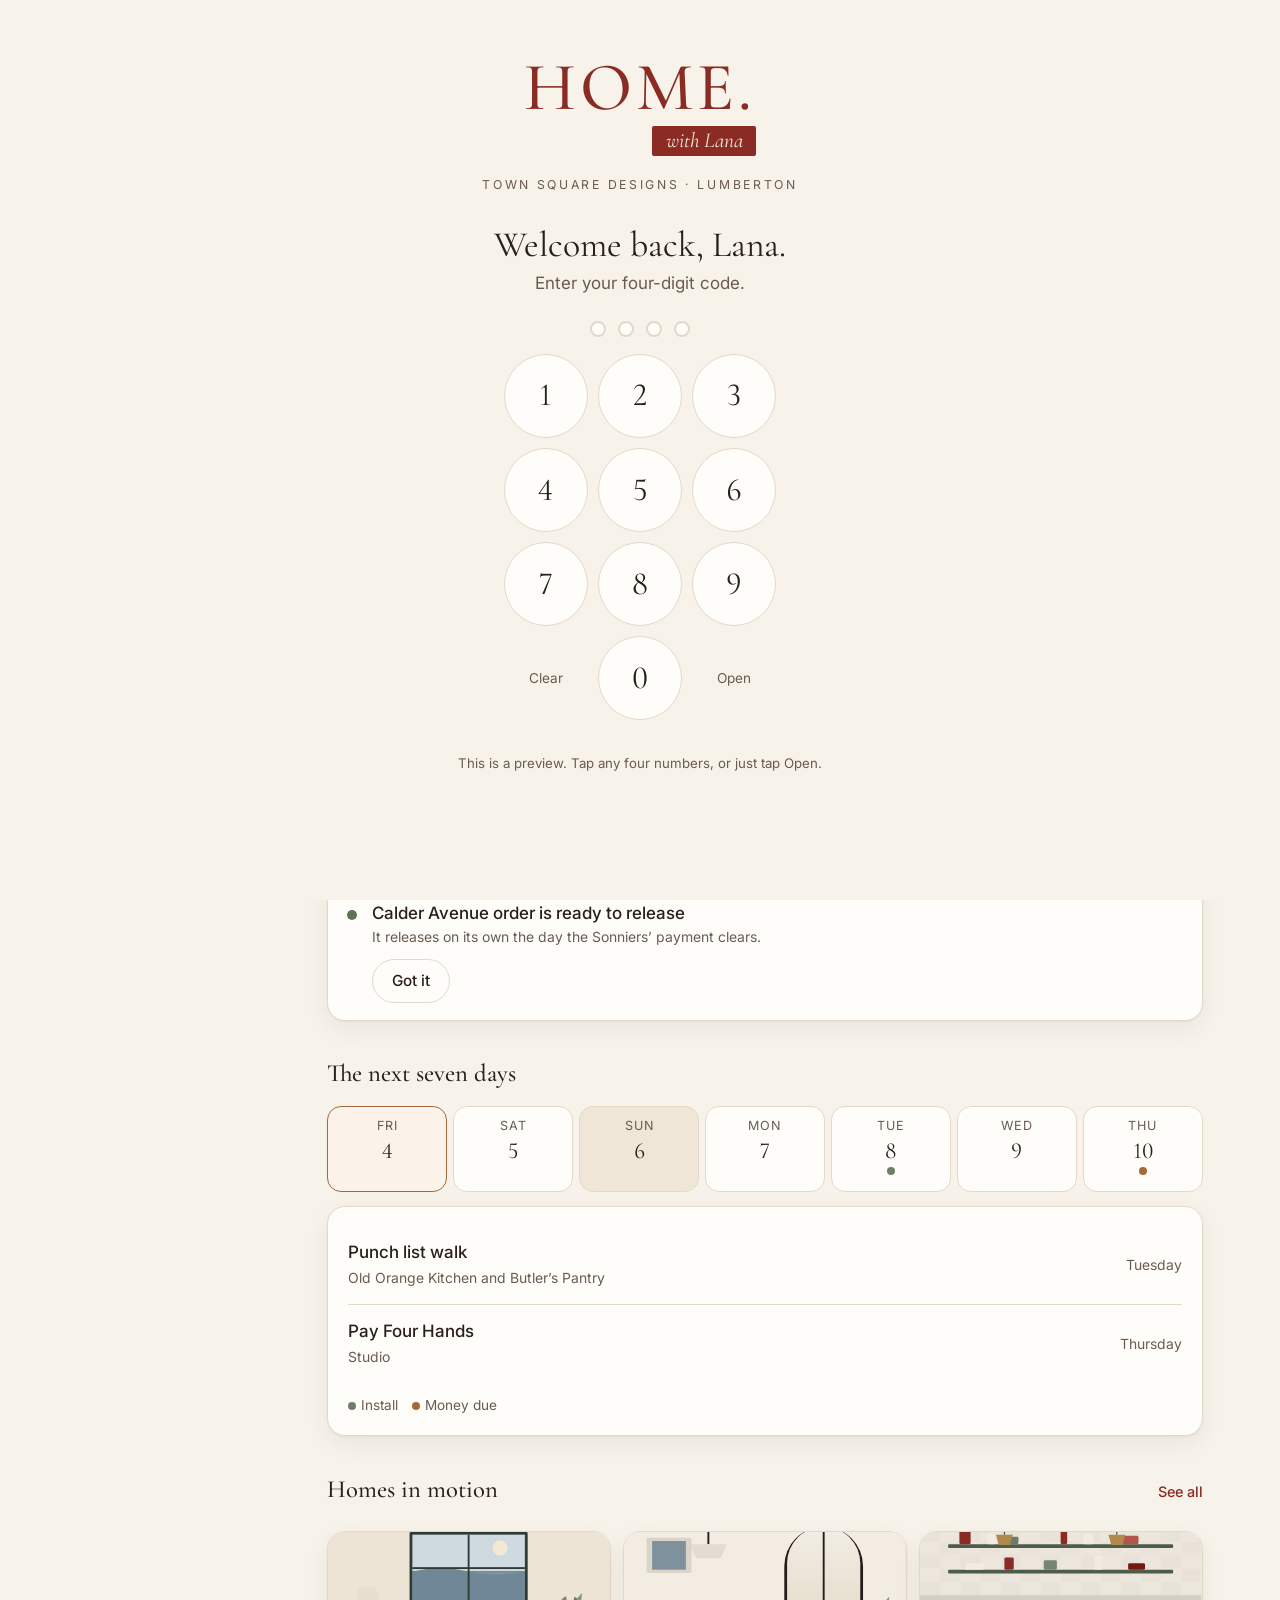
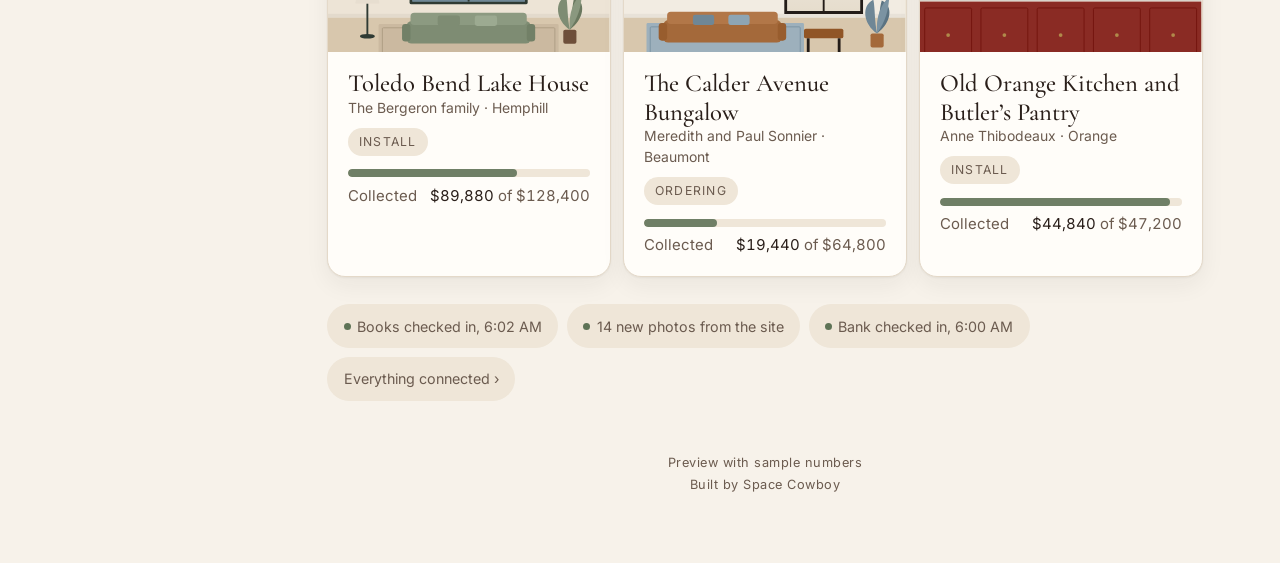
<file: index.html>
<!doctype html>
<html lang="en">
<head>
<meta charset="utf-8">
<meta name="viewport" content="width=device-width, initial-scale=1, viewport-fit=cover">
<title>Home with Lana · Studio</title>
<meta name="description" content="The studio behind Home with Lana and Town Square Designs. Every home, every dollar, in one quiet place.">
<meta name="theme-color" content="#F7F2EA">
<meta name="color-scheme" content="light">
<meta name="apple-mobile-web-app-capable" content="yes">
<meta name="mobile-web-app-capable" content="yes">
<meta name="apple-mobile-web-app-title" content="Lana's Studio">
<meta name="apple-mobile-web-app-status-bar-style" content="default">
<meta name="application-name" content="Lana's Studio">
<meta property="og:title" content="Home with Lana · Studio">
<meta property="og:description" content="Every home, every dollar, in one quiet place. A preview built for Lana.">
<meta property="og:type" content="website">
<meta property="og:image" content="https://homewithlana.github.io/og.png">
<meta property="og:image:width" content="1200">
<meta property="og:image:height" content="630">
<meta name="twitter:card" content="summary_large_image">
<meta name="twitter:image" content="https://homewithlana.github.io/og.png">
<meta property="og:url" content="https://homewithlana.github.io/">
<meta property="og:site_name" content="Home with Lana">
<link rel="manifest" href="manifest.webmanifest">
<link rel="icon" type="image/svg+xml" href="favicon.svg">
<link rel="icon" type="image/png" sizes="32x32" href="favicon-32.png">
<link rel="apple-touch-icon" href="apple-touch-icon.png">
<link rel="preconnect" href="https://fonts.googleapis.com">
<link rel="preconnect" href="https://fonts.gstatic.com" crossorigin>
<link rel="preload" as="style" href="https://fonts.googleapis.com/css2?family=Cormorant+Garamond:ital,wght@0,400;0,500;0,600;1,400;1,500&family=Inter:wght@400;500;600&display=swap">
<link href="https://fonts.googleapis.com/css2?family=Cormorant+Garamond:ital,wght@0,400;0,500;0,600;1,400;1,500&family=Inter:wght@400;500;600&display=swap" rel="stylesheet">
<link rel="stylesheet" href="styles.css">
</head>
<body>

<!-- Sign in -->
<section id="gate" role="dialog" aria-modal="true" aria-label="Sign in">
  <div class="mark lg"><span class="h">HOME.</span><span class="t">with Lana</span></div>
  <div class="sub">Town Square Designs &middot; Lumberton</div>
  <h1 id="gate-hello">Welcome back, Lana.</h1>
  <p>Enter your four-digit code.</p>
  <div class="pin" id="pin" aria-hidden="true"><i></i><i></i><i></i><i></i></div>
  <div class="pad" id="pad" role="group" aria-label="Number pad"></div>
  <div class="gate-foot">This is a preview. Tap any four numbers, or just tap Open.</div>
</section>

<div class="shell">
  <nav class="side" aria-label="Main, sidebar">
    <div class="mark"><span class="h">HOME.</span><span class="t">with Lana</span></div>
    <div class="sub">Town Square Designs</div>
    <div id="sidenav"></div>
    <div class="spacer"></div>
    <div class="small muted" id="side-sync"></div>
  </nav>

  <main id="main">
    <header class="top">
      <div class="mark sm"><span class="h">HOME.</span><span class="t">with Lana</span></div>
      <div class="tools">
        <button class="iconbtn" id="bigbtn" aria-label="Make the text larger" title="Larger text"><span style="font-family:var(--sans);font-size:.95rem;white-space:nowrap">A<span style="font-size:.75em">A</span></span></button>
        <button class="iconbtn" data-go="help" aria-label="Help" title="Help"><span aria-hidden="true" style="font-family:var(--sans);font-size:.8rem">Help</span></button>
      </div>
    </header>

    <!-- TODAY -->
    <section class="view on" id="v-today" aria-labelledby="greet">
      <div class="dateline" id="dateline"></div>
      <h2 class="page" id="greet">Good morning, Lana.</h2>
      <p class="word" id="word"></p>

      <div class="trio" id="today-trio"></div>

      <h3 class="sec"><span id="taskhead">Needs you today</span> <span class="cnt" id="taskcount"></span></h3>
      <div class="card" id="tasks"></div>

      <h3 class="sec">The next seven days</h3>
      <div class="week" id="week"></div>
      <div class="card card-pad agenda" id="agenda"></div>

      <h3 class="sec">Homes in motion <button data-go="homes">See all</button></h3>
      <div class="mini-row" id="mini"></div>

      <div class="sync" id="sync"></div>
    </section>

    <!-- HOMES -->
    <section class="view" id="v-homes">
      <h2 class="page">Our Homes</h2>
      <p class="lede">Every home in one place. Tap one to open it.</p>
      <div class="filters" id="filters"></div>
      <div class="grid" id="plist"></div>
    </section>

    <!-- MONEY -->
    <section class="view" id="v-money">
      <h2 class="page">The Money</h2>
      <p class="lede">What came in, what went out, and what is left.</p>
      <div class="seg" id="seg">
        <button class="on" data-p="month" aria-pressed="true">Month</button>
        <button data-p="quarter" aria-pressed="false">3 months</button>
        <button data-p="year" aria-pressed="false">12 months</button>
      </div>
      <div class="trio" id="money-trio"></div>

      <h3 class="sec">Month by month</h3>
      <div class="card card-pad chart">
        <div id="chart"></div>
        <div class="legend" style="margin-top:.6rem"><span><i style="background:var(--sage)"></i>Money in</span><span><i style="background:var(--walnut)"></i>Money out</span></div>
      </div>

      <div class="two" style="margin-top:.9rem">
        <div class="card card-pad">
          <b class="serif" style="font-size:1.3rem;font-weight:500">Where it comes from, twelve months</b>
          <div class="donutwrap" style="margin-top:.6rem"><div class="dn" id="donut"></div><div class="lg" id="sources"></div></div>
        </div>
        <div class="card card-pad">
          <b class="serif" style="font-size:1.3rem;font-weight:500">What each home earns you</b>
          <div id="perhome" style="margin-top:.4rem"></div>
        </div>
      </div>

      <h3 class="sec">Cash on hand</h3>
      <div class="card card-pad chart"><div id="cash"></div><p class="small muted" style="margin-top:.5rem">Solid is what happened. Dotted is what the Studio expects, from invoices already out and bills already due.</p></div>

      <details class="acc" id="owed-acc">
        <summary><span class="t">Owed to you</span><span class="r"><span id="owed-sum" class="num"></span><span class="chev" aria-hidden="true"><svg viewBox="0 0 24 24" width="16" height="16" fill="none" stroke="currentColor" stroke-width="1.8" stroke-linecap="round" stroke-linejoin="round"><path d="M6 9l6 6 6-6"/></svg></span></span></summary>
        <div class="inner"><div id="owed"></div></div>
      </details>
      <details class="acc">
        <summary><span class="t">Bills to pay</span><span class="r"><span id="bills-sum" class="num"></span><span class="chev" aria-hidden="true"><svg viewBox="0 0 24 24" width="16" height="16" fill="none" stroke="currentColor" stroke-width="1.8" stroke-linecap="round" stroke-linejoin="round"><path d="M6 9l6 6 6-6"/></svg></span></span></summary>
        <div class="inner" id="bills"></div>
      </details>
      <details class="acc">
        <summary><span class="t">In the bank</span><span class="r"><span id="bank-sum" class="num"></span><span class="chev" aria-hidden="true"><svg viewBox="0 0 24 24" width="16" height="16" fill="none" stroke="currentColor" stroke-width="1.8" stroke-linecap="round" stroke-linejoin="round"><path d="M6 9l6 6 6-6"/></svg></span></span></summary>
        <div class="inner">
          <div class="bank" id="bank"></div>
          <p class="note">Every payment that comes in sets aside a share you choose for taxes, so the quarterly estimates are already there when they come due.</p>
        </div>
      </details>
    </section>

    <!-- SHOWROOM -->
    <section class="view" id="v-show">
      <h2 class="page">The Showroom</h2>
      <p class="lede">303 S LHS Drive. What sold, what is on the floor, what needs reordering.</p>
      <div class="trio" id="show-trio"></div>
      <h3 class="sec">The rhythm of the week</h3>
      <div class="card card-pad chart"><div id="weekchart"></div><p class="small muted" style="margin-top:.4rem">Average sales by day. Saturday carries the week.</p></div>
      <details class="acc" open>
        <summary><span class="t">Best sellers this month</span><span class="r"><span class="chev" aria-hidden="true"><svg viewBox="0 0 24 24" width="16" height="16" fill="none" stroke="currentColor" stroke-width="1.8" stroke-linecap="round" stroke-linejoin="round"><path d="M6 9l6 6 6-6"/></svg></span></span></summary>
        <div class="inner" id="sellers"></div>
      </details>
      <details class="acc">
        <summary><span class="t">Running low</span><span class="r"><span id="low-n"></span><span class="chev" aria-hidden="true"><svg viewBox="0 0 24 24" width="16" height="16" fill="none" stroke="currentColor" stroke-width="1.8" stroke-linecap="round" stroke-linejoin="round"><path d="M6 9l6 6 6-6"/></svg></span></span></summary>
        <div class="inner" id="low"></div>
      </details>
      <details class="acc">
        <summary><span class="t">What people asked for</span><span class="r"><span class="chev" aria-hidden="true"><svg viewBox="0 0 24 24" width="16" height="16" fill="none" stroke="currentColor" stroke-width="1.8" stroke-linecap="round" stroke-linejoin="round"><path d="M6 9l6 6 6-6"/></svg></span></span></summary>
        <div class="inner asked" id="asked"></div>
      </details>
      <details class="acc">
        <summary><span class="t">On the floor</span><span class="r"><span id="floor-sum" class="num"></span><span class="chev" aria-hidden="true"><svg viewBox="0 0 24 24" width="16" height="16" fill="none" stroke="currentColor" stroke-width="1.8" stroke-linecap="round" stroke-linejoin="round"><path d="M6 9l6 6 6-6"/></svg></span></span></summary>
        <div class="inner" id="floor"></div>
      </details>
    </section>

    <!-- PEACE OF MIND -->
    <section class="view" id="v-safe">
      <h2 class="page">Peace of Mind</h2>
      <p class="lede">Every dollar, accounted for. Nothing goes out without you.</p>
      <div class="shield-hero">
        <h3>Your books are checked every night.</h3>
        <p>Each morning you see what came in and what went out. Anything unusual waits here for your OK.</p>
        <div class="seal">
          <div><b id="s-moves">0</b><span>payments yesterday</span></div>
          <div><b id="s-flag">0</b><span>for you to look at</span></div>
          <div><b>100%</b><span>matched to a home or a bill</span></div>
        </div>
        <div class="nights" id="nights"></div>
      </div>

      <h3 class="sec">For you to look at</h3>
      <div class="card" id="flags"></div>

      <details class="acc">
        <summary><span class="t">Everything that moved yesterday</span><span class="r"><span class="chev" aria-hidden="true"><svg viewBox="0 0 24 24" width="16" height="16" fill="none" stroke="currentColor" stroke-width="1.8" stroke-linecap="round" stroke-linejoin="round"><path d="M6 9l6 6 6-6"/></svg></span></span></summary>
        <div class="inner" id="moves"></div>
      </details>

      <details class="acc">
        <summary><span class="t">Where this month’s money went</span><span class="r"><span class="chev" aria-hidden="true"><svg viewBox="0 0 24 24" width="16" height="16" fill="none" stroke="currentColor" stroke-width="1.8" stroke-linecap="round" stroke-linejoin="round"><path d="M6 9l6 6 6-6"/></svg></span></span></summary>
        <div class="inner"><div class="flow" id="flow"></div></div>
      </details>

      <h3 class="sec">Your house rules</h3>
      <div class="card card-pad" id="rules"></div>

      <h3 class="sec">Who can see and do what</h3>
      <div class="card card-pad" id="team"></div>
      <div class="card" style="margin-top:.9rem"><div class="row" style="padding:.9rem 1.15rem"><div class="l"><b>What the Studio talks to</b><span class="small muted">QuickBooks, your register, your photos, your bank</span></div><button class="btn ghost sm" data-go="conn">Connected &rsaquo;</button></div></div>
    </section>

    <!-- CONNECTED -->
    <section class="view" id="v-conn">
      <h2 class="page">Connected</h2>
      <p class="lede">The Studio works with the tools you already use, and quietly fills in the rest.</p>
      <div class="conn-hero">
        <h3>Written down once. Seen everywhere.</h3>
        <p>Every tool feeds the Studio on its own, overnight and all day. You never copy a number from one place to another again.</p>
        <div class="flowline"><span>Client pays</span><span>&rsaquo; Books</span><span>&rsaquo; The home</span><span>&rsaquo; Your 7 AM text</span></div>
      </div>
      <h3 class="sec">What the Studio talks to</h3>
      <div class="cgrid" id="conns"></div>
      <h3 class="sec">How it runs itself</h3>
      <div class="card" id="recipes"></div>
      <h3 class="sec">Your clients’ side</h3>
      <div class="card card-pad">
        <p>Every client gets their own private page in your brand. They watch their home come together, say yes to selections, and pay, without a single phone call chasing them.</p>
        <button class="btn primary sm" style="margin-top:.9rem" data-client="vc">See what the Bergerons see</button>
      </div>
    </section>

    <!-- HELP -->
    <section class="view" id="v-help">
      <h2 class="page">Help</h2>
      <p class="lede">Put the Studio on your phone like an app. One time, under a minute.</p>
      <div class="card card-pad" style="margin-bottom:.8rem;display:flex;align-items:center;justify-content:space-between;gap:1rem;flex-wrap:wrap"><div><b class="h serif" style="font-size:1.3rem;font-weight:500">New here?</b><div class="muted">A one-minute walk through the five places.</div></div><button class="btn primary sm" onclick="startTour()">Show me around</button></div>
      <div class="card card-pad howto">
        <b class="h">On an iPhone</b>
        <ol>
          <li><span>Open this page in Safari.</span></li>
          <li><span>Tap the Share button at the bottom (the square with the arrow pointing up).</span></li>
          <li><span>Scroll down and tap <b>Add to Home Screen</b>, then <b>Add</b>.</span></li>
        </ol>
      </div>
      <div class="card card-pad howto" style="margin-top:.8rem">
        <b class="h">On an Android phone</b>
        <ol>
          <li><span>Open this page in Chrome.</span></li>
          <li><span>Tap the three dots at the top right.</span></li>
          <li><span>Tap <b>Add to Home screen</b>, then <b>Add</b>.</span></li>
        </ol>
        <div class="install-cta" id="install-cta"><button class="btn primary sm" id="installbtn">Add to my phone now</button></div>
      </div>
      <div class="card card-pad howto" style="margin-top:.8rem">
        <b class="h">On a computer</b>
        <ol>
          <li><span>Open this page in Chrome or Edge.</span></li>
          <li><span>Click the small install icon at the right end of the address bar.</span></li>
          <li><span>It opens in its own window, right from your dock or taskbar.</span></li>
        </ol>
      </div>
      <div class="card card-pad" style="margin-top:.8rem">
        <b class="h serif" style="font-size:1.3rem;font-weight:500">Text too small?</b>
        <p class="muted" style="margin:.3rem 0 .9rem">Tap the AA button at the top of any page to make everything larger. It remembers.</p>
        <button class="btn ghost sm" data-big>Try it now</button>
      </div>
      <div class="card card-pad" style="margin-top:.8rem">
        <b class="h serif" style="font-size:1.3rem;font-weight:500">About this preview</b>
        <p class="muted" style="margin-top:.3rem">Every number and name in here is made up, so you can click anything. The real version would run on your books, your photos and your register, with your login and nobody else’s.</p>
        <div class="credit"><span class="sc">SC</span><div><b style="font-weight:500">Built for Lana by Hunter Haley</b><div class="small muted">Space Cowboy &middot; Systems for people who build beautiful things</div></div></div>
      </div>
    </section>

    <footer class="foot">Preview with sample numbers<br>Built by Space Cowboy</footer>
  </main>
</div>

<nav class="bottom" id="bottomnav" aria-label="Main"></nav>

<section id="detail" class="overlay" aria-label="Home" aria-modal="true" role="dialog"><div class="wrap" id="dwrap"></div></section>
<section id="client" aria-label="Client view" role="dialog" aria-modal="true"><div class="sheet" id="csheet"></div></section>
<div id="toast" role="status" aria-live="polite"></div>

<script src="data.js"></script>
<script src="visuals.js"></script>
<script src="app.js"></script>
<script src="tour.js"></script>
</body>
</html>
</file>
<file: styles.css>
/* Home with Lana · Studio */
:root{
  --cream:#F7F2EA; --linen:#EFE6D8; --card:#FFFDF9; --ink:#2A1F1A; --muted:#6B5B4F;
  --line:#E4D9C9; --oxblood:#8A2B24; --oxdeep:#6B1E19; --cognac:#A4693A; --sage:#6F7F66;
  --slate:#6F8796; --good:#5E7356; --warn:#A4693A; --alert:#A8513F; --saddle:#7A4E2D; --walnut:#6E4F3A;
  --serif:"Cormorant Garamond", Georgia, "Times New Roman", serif;
  --sans:Inter, "Helvetica Neue", Arial, system-ui, sans-serif;
  --r:18px; --shadow:0 1px 2px rgba(42,31,26,.05), 0 8px 24px rgba(42,31,26,.06);
  --nav-h:72px;
}
*{box-sizing:border-box;margin:0;padding:0}
html{font-size:17px;-webkit-text-size-adjust:100%;scroll-behavior:smooth}
html.big{font-size:20px}
body{background:var(--cream);color:var(--ink);font-family:var(--sans);line-height:1.5;min-height:100vh;overflow-x:hidden}
button{font:inherit;color:inherit;background:none;border:0;cursor:pointer;-webkit-tap-highlight-color:transparent}
button:focus-visible,a:focus-visible,summary:focus-visible,input:focus-visible{outline:3px solid var(--cognac);outline-offset:2px;border-radius:8px}
a{color:var(--oxblood)}
.serif{font-family:var(--serif)}
.muted{color:var(--muted)}
.small{font-size:.82rem}
.num{font-variant-numeric:lining-nums tabular-nums}
.sr{position:absolute;width:1px;height:1px;overflow:hidden;clip:rect(0 0 0 0)}
@media (prefers-reduced-motion:reduce){*{animation:none!important;transition:none!important}html{scroll-behavior:auto}}

/* Wordmark */
.mark{display:inline-flex;flex-direction:column;align-items:flex-start;line-height:1}
.mark .h{font-family:var(--serif);font-weight:500;color:var(--oxblood);letter-spacing:.06em;font-size:2rem}
.mark .t{align-self:flex-end;margin-top:.25rem;background:var(--oxblood);color:#F5E9DF;font-family:var(--serif);font-style:italic;font-size:.82rem;padding:.12rem .55rem .18rem;border-radius:2px}
.mark.lg .h{font-size:4rem}
.mark.lg .t{font-size:1.25rem;padding:.2rem .8rem .3rem}
.mark.sm .h{font-size:1.5rem}
.mark.sm .t{font-size:.66rem;padding:.1rem .45rem .14rem}

/* Buttons */
.btn{display:inline-flex;align-items:center;justify-content:center;gap:.5rem;min-height:54px;padding:0 1.6rem;border-radius:999px;font-weight:500;font-size:1rem;transition:transform .15s ease, background .2s;text-decoration:none}
.btn:active{transform:scale(.98)}
.btn.primary{background:var(--oxblood);color:#FBF3EC}
.btn.primary:hover{background:var(--oxdeep)}
.btn.ghost{border:1px solid var(--line);background:var(--card)}
.btn.ghost:hover{background:var(--linen)}
.btn.dark{background:var(--ink);color:var(--cream)}
.btn.sm{min-height:44px;padding:0 1.1rem;font-size:.9rem;white-space:nowrap}
.btn.block{width:100%}
.iconbtn{width:46px;height:46px;border-radius:50%;border:1px solid var(--line);background:var(--card);display:grid;place-items:center;font-family:var(--serif);font-size:1.05rem}
.iconbtn:hover{background:var(--linen)}

/* Sign in */
#gate{position:fixed;inset:0;z-index:50;background:var(--cream);display:flex;flex-direction:column;align-items:center;justify-content:flex-start;padding:max(2rem, 6vh) 1.2rem 2rem;text-align:center;transition:opacity .5s ease, visibility .5s;overflow-y:auto}
#gate.gone{pointer-events:none}
#gate.gone{opacity:0;visibility:hidden}
#gate .sub{margin-top:1.2rem;letter-spacing:.22em;text-transform:uppercase;font-size:.72rem;color:var(--muted)}
#gate h1{font-family:var(--serif);font-weight:400;font-size:2.1rem;margin-top:1.8rem;line-height:1.1}
#gate p{color:var(--muted);margin-top:.4rem}
.pin{display:flex;gap:.7rem;justify-content:center;margin:1.4rem 0 1rem}
.pin i{width:16px;height:16px;border-radius:50%;border:2px solid var(--line);background:var(--card);transition:background .15s}
.pin i.on{background:var(--oxblood);border-color:var(--oxblood)}
.pad{display:grid;grid-template-columns:repeat(3,70px);gap:.6rem;justify-content:center}
.pad button{width:70px;height:70px;border-radius:50%;background:var(--card);border:1px solid var(--line);font-family:var(--serif);font-size:1.9rem;font-variant-numeric:lining-nums;transition:background .15s}
.pad button:hover{background:var(--linen)}
.pad button.txt{font-family:var(--sans);font-size:.8rem;color:var(--muted);border:0;background:none}
.gate-foot{margin-top:2rem;font-size:.78rem;color:var(--muted)}
.gate-word{margin-top:1.8rem;font-family:var(--serif);font-style:italic;color:var(--muted);font-size:1rem;max-width:380px}
.gate-word small{display:block;font-style:normal;font-family:var(--sans);font-size:.72rem;letter-spacing:.08em;margin-top:.3rem}

/* Shell */
.shell{max-width:1200px;margin:0 auto;display:flex;min-height:100vh}
nav.side{display:none}
main{flex:1;min-width:0;padding:1rem 16px calc(var(--nav-h) + 2rem)}
header.top{display:flex;align-items:center;justify-content:space-between;padding:.4rem 0 1rem}
.top .tools{display:flex;gap:.5rem}
.view{display:none;animation:fade .35s ease}
.view.on{display:block}
@keyframes fade{from{opacity:0;transform:translateY(6px)}to{opacity:1;transform:none}}
.card-pad{padding:1.15rem}

h2.page{font-family:var(--serif);font-weight:400;font-size:2.3rem;line-height:1.1}
.lede{color:var(--muted);margin:.35rem 0 1.4rem}
.dateline{font-size:.8rem;letter-spacing:.14em;text-transform:uppercase;color:var(--muted);margin-bottom:.4rem}
.word{font-family:var(--serif);font-style:italic;color:var(--muted);font-size:1.05rem;margin:.4rem 0 1.5rem}
.word small{font-style:normal;font-family:var(--sans);font-size:.72rem;letter-spacing:.08em;margin-left:.4rem}
.sc{font-variant:small-caps;letter-spacing:.04em}
h3.sec{font-family:var(--serif);font-weight:500;font-size:1.45rem;margin:2rem 0 .8rem;display:flex;align-items:baseline;justify-content:space-between;gap:1rem}
h3.sec button,h3.sec a{font-family:var(--sans);font-size:.85rem;color:var(--oxblood);font-weight:500;text-decoration:none;white-space:nowrap;min-height:44px;padding:0 .6rem;margin-right:-.6rem;display:inline-flex;align-items:center;border-radius:999px}
h3.sec .cnt{font-family:var(--sans);font-size:.82rem;color:var(--muted);font-weight:400}

.card{background:var(--card);border:1px solid var(--line);border-radius:var(--r);box-shadow:var(--shadow)}

/* Stat trio */
.trio{display:grid;grid-template-columns:minmax(0,1fr);gap:.75rem}
.stat{padding:1.1rem 1.2rem;text-align:left;width:100%;min-width:0;display:flex;flex-direction:column;align-items:stretch;justify-content:flex-start;position:relative}
.stat .lbl,.stat .val,.stat .hint,.pcard .scene,.pcard .in,.pcard .h4,.pcard .bar,.pcard .money,.blk{display:block}
.pcard .h4{font-family:var(--serif);font-weight:500;font-size:1.45rem;line-height:1.15}
.stat .lbl{font-size:.78rem;letter-spacing:.12em;text-transform:uppercase;color:var(--muted)}
.stat .val{font-family:var(--serif);font-size:2.4rem;line-height:1.15;margin-top:.15rem;font-variant-numeric:lining-nums tabular-nums}
.stat .hint{font-size:.88rem;color:var(--muted)}
.stat.in .val{color:var(--good)} .stat.owed .val{color:var(--cognac)} .stat.out .val{color:var(--ink)}
.stat .go{position:absolute;right:1rem;top:1rem;color:var(--muted);font-size:1.3rem}
.stat .spark{position:absolute;right:1.1rem;bottom:1.1rem;width:84px;height:30px}
.stat.has-spark .hint{padding-right:96px}

/* Tasks */
.task{display:flex;gap:.9rem;padding:1rem 1.1rem;border-bottom:1px solid var(--line);align-items:flex-start}
.task:last-child{border-bottom:0}
.dot{width:10px;height:10px;border-radius:50%;margin-top:.5rem;flex:none}
.dot.alert{background:var(--alert)} .dot.warn{background:var(--warn)} .dot.good{background:var(--good)}
.task .body{flex:1;min-width:0}
.task .body b{font-weight:500}
.task .acts{display:flex;gap:.5rem;margin-top:.7rem;flex-wrap:wrap}
.task.done .acts{display:none}
.task.done .dot{background:var(--sage)}
.task .status{display:none;margin-top:.5rem;font-size:.9rem;color:var(--good)}
.task.done .status{display:block}
.rest{padding:1.4rem 1.2rem;text-align:center}
.rest .big{font-family:var(--serif);font-size:1.6rem}

/* Week strip */
.week{display:grid;grid-template-columns:repeat(7,1fr);gap:.35rem}
.day{background:var(--card);border:1px solid var(--line);border-radius:14px;padding:.6rem .2rem .5rem;text-align:center;min-height:86px;display:flex;flex-direction:column;align-items:center;gap:.25rem}
.day.sun{background:var(--linen)}
.day.today,.day.today.sun{border-color:var(--cognac);background:#FBF3EA}
.day .dw{font-size:.74rem;letter-spacing:.08em;text-transform:uppercase;color:var(--muted)}
.day .dn{font-family:var(--serif);font-size:1.35rem;line-height:1;font-variant-numeric:lining-nums}
.day .ev{width:8px;height:8px;border-radius:50%}
.day .ev.delivery{background:var(--cognac)} .day .ev.install{background:var(--sage)} .day .ev.reveal{background:var(--oxblood)} .day .ev.meeting{background:var(--slate)} .day .ev.note{background:var(--muted)} .day .ev.due{background:var(--warn)}
.agenda{margin-top:.8rem}
.agenda .row .l b{font-weight:500}
.ev-key{display:flex;flex-wrap:wrap;gap:.8rem;font-size:.8rem;color:var(--muted);margin-top:.7rem}
.ev-key i{display:inline-block;width:8px;height:8px;border-radius:50%;margin-right:.3rem}

/* Sync chips */
.sync{display:flex;flex-wrap:wrap;gap:.5rem;margin-top:1rem}
.chip{display:inline-flex;align-items:center;gap:.4rem;padding:.5rem .95rem;border-radius:999px;background:var(--linen);font-size:.84rem;color:var(--muted);min-height:44px}
.chip i{width:7px;height:7px;border-radius:50%;background:var(--good);display:inline-block}
.chip.link:hover{background:var(--line)}

/* Home cards */
.filters{display:flex;gap:.5rem;overflow-x:auto;padding-bottom:.3rem;margin-bottom:1rem;scrollbar-width:none}
.filters::-webkit-scrollbar{display:none}
.filters button{flex:none;min-height:44px;padding:0 1rem;border-radius:999px;border:1px solid var(--line);background:var(--card);font-size:.9rem}
.filters button.on{background:var(--ink);color:var(--cream);border-color:var(--ink)}
.grid{display:grid;gap:.9rem;grid-template-columns:1fr}
.pcard{text-align:left;width:100%;overflow:hidden;display:flex;flex-direction:column;align-items:stretch;justify-content:flex-start;transition:transform .2s ease, box-shadow .2s;padding:0}
.pcard:hover{transform:translateY(-2px);box-shadow:0 2px 4px rgba(42,31,26,.06), 0 14px 32px rgba(42,31,26,.1)}
.pcard:active{transform:scale(.99)}
.pcard .scene{height:150px;overflow:hidden;background:var(--linen)}
.pcard .scene svg{width:100%;height:100%;display:block}
.pcard .in{padding:1rem 1.15rem 1.15rem}
.pcard h4{font-family:var(--serif);font-weight:500;font-size:1.45rem;line-height:1.15}
.stage{display:inline-block;font-size:.72rem;letter-spacing:.1em;text-transform:uppercase;padding:.28rem .65rem;border-radius:999px;background:var(--linen);color:var(--muted);margin-top:.55rem;white-space:nowrap}
.stage.late{background:#F2DCD8;color:#8A3A2E}
.bar{height:8px;border-radius:99px;background:var(--linen);overflow:hidden;margin:.8rem 0 .45rem}
.bar b{display:block;height:100%;background:var(--sage);border-radius:99px}
.pcard .money{display:flex;justify-content:space-between;gap:.4rem .6rem;font-size:.88rem;flex-wrap:wrap}
.mini-row{display:flex;gap:.75rem;overflow-x:auto;padding:.2rem .2rem .6rem;margin:0 -.2rem;scrollbar-width:none;scroll-snap-type:x proximity}
.mini-row::-webkit-scrollbar{display:none}
.mini-row .pcard{flex:0 0 280px;scroll-snap-align:start}
.mini-row .pcard .scene{height:120px}

/* Detail overlays */
.overlay{position:fixed;inset:0;z-index:40;background:var(--cream);overflow-y:auto;overscroll-behavior:contain;transform:translateY(100%);transition:transform .4s cubic-bezier(.2,.8,.2,1), visibility 0s linear .4s;visibility:hidden;-webkit-overflow-scrolling:touch}
.overlay.open{transform:none;visibility:visible;transition:transform .4s cubic-bezier(.2,.8,.2,1), visibility 0s}
.overlay .wrap{max-width:900px;margin:0 auto;padding:0 16px 5rem}
.hero{height:230px;margin:0 -16px;overflow:hidden;background:var(--linen);position:relative}
.hero svg{width:100%;height:100%;display:block}
.hero svg.d{display:none}
.back{position:sticky;top:0;z-index:2;display:flex;align-items:center;justify-content:space-between;padding:.8rem 0;background:var(--cream)}
.back .btn{background:var(--card);border:1px solid var(--line)}
.steps{display:flex;gap:4px;margin:1rem 0 .4rem}
.steps div{flex:1;height:8px;border-radius:99px;background:var(--linen)}
.steps div.done{background:var(--sage)}
.steps div.now{background:var(--cognac)}
.steplbl{display:flex;justify-content:space-between;flex-wrap:wrap;gap:.2rem .5rem;font-size:.74rem;color:var(--muted);letter-spacing:0}
@media (min-width:640px){.steplbl{font-size:.8rem}}
.steplbl span.now{color:#8A5428;font-weight:600}
.mgrid{display:grid;grid-template-columns:1fr 1fr;gap:.7rem}
.mbox{padding:1rem}
.mbox .lbl{font-size:.72rem;letter-spacing:.1em;text-transform:uppercase;color:var(--muted)}
.mbox .v{font-family:var(--serif);font-size:1.75rem;line-height:1.2;font-variant-numeric:lining-nums tabular-nums}
.mbox.wide{grid-column:1 / -1;background:var(--ink);color:var(--cream);border-color:var(--ink)}
.mbox.wide .lbl{color:#CDBFAF}
.stack{display:flex;height:14px;border-radius:99px;overflow:hidden;margin:.7rem 0 .4rem;background:var(--linen)}
.legend{display:flex;flex-wrap:wrap;gap:.9rem;font-size:.8rem;color:var(--muted)}
.legend i{display:inline-block;width:9px;height:9px;border-radius:50%;margin-right:.35rem}
.rooms{display:flex;flex-wrap:wrap;gap:.4rem;margin-top:.6rem}
.rooms span{font-size:.8rem;padding:.3rem .7rem;border-radius:999px;background:var(--linen)}

/* Accordions */
details.acc{background:var(--card);border:1px solid var(--line);border-radius:var(--r);margin-top:.7rem;overflow:hidden;box-shadow:var(--shadow)}
details.acc summary{list-style:none;display:flex;align-items:center;justify-content:space-between;gap:1rem;padding:1.05rem 1.15rem;cursor:pointer;min-height:60px}
details.acc summary::-webkit-details-marker{display:none}
details.acc summary .t{font-family:var(--serif);font-size:1.3rem;font-weight:500}
details.acc summary .r{display:flex;align-items:center;gap:.7rem;color:var(--muted);font-size:.9rem;white-space:nowrap}
details.acc summary .chev{width:30px;height:30px;border-radius:50%;background:var(--linen);display:grid;place-items:center;transition:transform .25s;flex:none;color:var(--muted)}
details.acc[open] summary .chev{transform:rotate(180deg)}
details.acc .inner{padding:0 1.15rem 1.1rem}
.row{display:flex;justify-content:space-between;align-items:center;gap:1rem;padding:.8rem 0;border-top:1px solid var(--line)}
.row:first-child{border-top:0}
.row .l{min-width:0}
.row .l b{font-weight:500;display:block}
.row .rt{text-align:right;flex:none}
.pill{display:inline-block;font-size:.74rem;letter-spacing:.06em;text-transform:uppercase;padding:.22rem .55rem;border-radius:999px;margin-top:.2rem;white-space:nowrap}
.pill.paid{background:#E3E9DD;color:#4E5C4B}
.pill.due{background:#F3E5D6;color:#7A4E2D}
.pill.late{background:#F2DCD8;color:#8A3A2E}
.pill.up{background:var(--linen);color:var(--muted)}
.photos{display:grid;grid-template-columns:repeat(3,1fr);gap:6px}
.ph{aspect-ratio:1;border-radius:10px;position:relative;overflow:hidden;display:flex;align-items:flex-end;padding:.4rem;width:100%}
.ph .cam{position:absolute;top:.45rem;right:.45rem;width:22px;height:22px;border-radius:50%;background:rgba(255,253,249,.8);display:grid;place-items:center;color:var(--ink)}
.ph small{font-size:.66rem;color:#fff;background:rgba(42,31,26,.5);padding:.12rem .45rem;border-radius:6px;line-height:1.3}
.ph::before{content:"";position:absolute;inset:0;background:linear-gradient(160deg,rgba(255,255,255,.18),transparent 50%,rgba(0,0,0,.14))}

/* Mood board */
.mood{display:grid;grid-template-columns:repeat(5,1fr);gap:.5rem}
.mood .sw{aspect-ratio:1;border-radius:12px;border:1px solid rgba(42,31,26,.08)}
.mood .nm{font-size:.78rem;color:var(--muted);margin-top:.3rem;line-height:1.2;text-align:center}
.timeline{list-style:none;border-left:2px solid var(--line);margin:.3rem 0 0 .4rem;padding-left:1rem}
.timeline li{position:relative;padding:.35rem 0}
.timeline li::before{content:"";position:absolute;left:-1.37rem;top:.78rem;width:10px;height:10px;border-radius:50%;background:var(--cognac);border:2px solid var(--card)}
.timeline li.past::before{background:var(--sage)}
.timeline li b{font-weight:500}
.timeline li .small{display:block}

/* Money */
.seg{display:flex;background:var(--linen);border-radius:999px;padding:4px;margin-bottom:1rem;max-width:420px}
.seg button{flex:1;min-height:42px;padding:0 .6rem;border-radius:999px;font-size:.9rem;color:var(--muted);white-space:nowrap}
.seg button.on{background:var(--card);color:var(--ink);box-shadow:var(--shadow)}
.chart svg{width:100%;height:auto;display:block}
.two{display:grid;grid-template-columns:1fr;gap:.9rem}
.donutwrap{display:flex;flex-direction:column;align-items:stretch;gap:.6rem}
.donutwrap .lg{width:100%}
.donutwrap .dn{width:190px;flex:none;margin:0 auto}
.donutwrap .dn svg{width:100%;height:auto;display:block}
.donutwrap .lg .row{padding:.5rem 0}
.donutwrap .lg .row .l{flex:1}
.donutwrap .lg .row .rt{white-space:nowrap}
.hb{padding:.55rem 0}
.hb .hb-top{display:flex;justify-content:space-between;gap:1rem}
.hb .bar{margin:.35rem 0 .1rem}
.aging{display:grid;grid-template-columns:repeat(3,1fr);gap:.5rem;margin:.6rem 0 .3rem}
.aging div{background:var(--linen);border-radius:12px;padding:.6rem .5rem;text-align:center}
.aging b{display:block;font-family:var(--serif);font-size:1.3rem;font-weight:500;font-variant-numeric:lining-nums}
.aging small{font-size:.7rem;color:var(--muted);letter-spacing:.04em}
.aging .late{background:#F2DCD8} .aging .late b{color:var(--alert)}
.bank{display:grid;grid-template-columns:1fr 1fr;gap:.7rem}
.note{font-size:.88rem;color:var(--muted);padding:.8rem 1rem;background:var(--linen);border-radius:12px;margin-top:.8rem}

/* Peace of Mind */
.shield-hero{background:var(--ink);color:var(--cream);border-radius:var(--r);padding:1.5rem 1.3rem;position:relative;overflow:hidden}
.shield-hero h3{font-family:var(--serif);font-weight:400;font-size:2rem;line-height:1.15}
.shield-hero p{color:#D8CABB;margin-top:.5rem}
.shield-hero .seal{display:flex;gap:.8rem;margin-top:1.2rem;flex-wrap:wrap}
.shield-hero .seal div{background:rgba(255,255,255,.07);border-radius:12px;padding:.7rem .9rem;flex:1;min-width:110px}
.shield-hero .seal b{font-family:var(--serif);font-size:1.6rem;font-weight:500;display:block;line-height:1.1;font-variant-numeric:lining-nums}
.shield-hero .seal span{font-size:.76rem;color:#CDBFAF}
.nights{display:flex;gap:.4rem;margin-top:1rem}
.nights div{flex:1;text-align:center;font-size:.68rem;color:#CDBFAF}
.nights i{display:grid;place-items:center;width:30px;height:30px;border-radius:50%;background:var(--sage);margin:0 auto .25rem;color:#fff}
.move{padding:1rem 1.1rem;border-bottom:1px solid var(--line)}
.move:last-child{border-bottom:0}
.move .h b{font-weight:500}
.move .why{font-size:.88rem;color:var(--saddle);margin-top:.3rem}
.move .acts{display:flex;gap:.5rem;margin-top:.7rem;flex-wrap:wrap}
.move.ok .acts,.move.ask .acts{display:none}
.move .res{display:none;font-size:.88rem;margin-top:.5rem}
.move.ok .res.ok{display:block;color:var(--good)}
.move.ask .res.ask{display:block;color:var(--cognac)}
.allclear{padding:1.2rem;text-align:center;color:var(--good)}
.rule{display:flex;align-items:center;justify-content:space-between;gap:1rem;padding:.95rem 0;border-top:1px solid var(--line)}
.rule:first-child{border-top:0}
.switch{width:68px;height:40px;border-radius:99px;background:var(--line);position:relative;flex:none;transition:background .2s}
.switch::after{content:"";position:absolute;top:4px;left:4px;width:32px;height:32px;border-radius:50%;background:#fff;box-shadow:0 1px 3px rgba(0,0,0,.2);transition:transform .2s}
.switch.on{background:var(--sage)}
.switch.on::after{transform:translateX(28px)}
.who{display:flex;align-items:center;gap:.9rem;padding:.85rem 0;border-top:1px solid var(--line)}
.who:first-child{border-top:0}
.av{width:44px;height:44px;border-radius:50%;display:grid;place-items:center;font-family:var(--serif);font-size:1.2rem;color:#fff;flex:none}
.flow{display:flex;flex-direction:column;gap:.4rem;margin-top:.4rem}
.flow .f{display:flex;align-items:center;gap:.6rem;font-size:.9rem}
.flow .f .bar{flex:1;margin:0;height:12px}

/* Showroom */
.asked .row .l b{font-weight:500}

/* Connected */
.conn-hero{background:var(--linen);border-radius:var(--r);padding:1.4rem 1.3rem}
.conn-hero h3{font-family:var(--serif);font-weight:400;font-size:1.9rem;line-height:1.15}
.conn-hero p{color:var(--muted);margin-top:.4rem}
.flowline{display:flex;align-items:center;gap:.4rem;flex-wrap:wrap;margin-top:1rem}
.flowline span{background:var(--card);border:1px solid var(--line);border-radius:999px;padding:.4rem .8rem;font-size:.84rem}
.flowline b{color:var(--muted);font-weight:400}
.cgrid{display:grid;gap:.7rem;grid-template-columns:1fr}
.cgrid details.acc{margin-top:0}
.ctile summary .ic{width:44px;height:44px;border-radius:12px;display:grid;place-items:center;color:#fff;font-family:var(--serif);font-size:1.25rem;flex:none}
.ctile summary .nm{display:flex;align-items:center;gap:.85rem;min-width:0}
.ctile summary .nm b{font-family:var(--serif);font-weight:500;font-size:1.25rem;display:block;line-height:1.15}
.ctile summary .nm small{color:var(--muted);font-size:.8rem}
.works{display:flex;flex-wrap:wrap;gap:.4rem;margin:.2rem 0 .8rem}
.works span{font-size:.78rem;padding:.28rem .6rem;border-radius:999px;background:var(--linen);color:var(--ink)}
.works span.pick{background:var(--ink);color:var(--cream)}
.ctile h5{font-size:.72rem;letter-spacing:.12em;text-transform:uppercase;color:var(--muted);font-weight:500;margin:.7rem 0 .3rem}
.ctile ul{list-style:none}
.ctile li{padding:.3rem 0 .3rem 1.1rem;position:relative;font-size:.92rem}
.ctile li::before{content:"";position:absolute;left:0;top:.75rem;width:6px;height:6px;border-radius:50%;background:var(--sage)}
.ctile li.no::before{background:var(--oxblood)}
.recipe{padding:1rem 1.1rem;border-bottom:1px solid var(--line)}
.recipe:last-child{border-bottom:0}
.recipe .when{font-family:var(--serif);font-size:1.2rem;font-weight:500}
.recipe ol{list-style:none;margin-top:.45rem;border-left:2px solid var(--line);margin-left:.35rem;padding-left:.9rem}
.recipe ol li{font-size:.9rem;color:var(--muted);padding:.18rem 0;position:relative}
.recipe ol li::before{content:"";position:absolute;left:-1.25rem;top:.62rem;width:8px;height:8px;border-radius:50%;background:var(--cognac)}
.recipe .hands{display:inline-block;margin-top:.5rem;font-size:.76rem;color:var(--good);background:#E3E9DD;padding:.22rem .6rem;border-radius:999px}

/* Help */
.howto ol{list-style:none;counter-reset:s;margin-top:.6rem}
.howto li{counter-increment:s;display:flex;gap:.8rem;padding:.55rem 0;align-items:flex-start}
.howto li::before{content:counter(s);width:30px;height:30px;border-radius:50%;background:var(--linen);display:grid;place-items:center;font-family:var(--serif);font-size:1.05rem;flex:none}
.howto b.h{font-family:var(--serif);font-size:1.3rem;font-weight:500}
.install-cta{display:none;margin-top:.8rem}
.install-cta.show{display:block}
.credit{display:flex;align-items:center;gap:.9rem;margin-top:.8rem}
.credit .sc{width:48px;height:48px;border-radius:12px;background:var(--ink);color:var(--cream);display:grid;place-items:center;font-family:var(--serif);font-size:1.1rem;letter-spacing:.05em;flex:none}

/* Client view */
#client{position:fixed;inset:0;z-index:45;background:rgba(42,31,26,.55);display:none;align-items:flex-end;justify-content:center}
#client.open{display:flex}
#client .sheet{background:#FBF7F1;width:100%;max-width:460px;max-height:94vh;overflow-y:auto;overscroll-behavior:contain;border-radius:24px 24px 0 0;padding:0 18px 2.5rem;animation:up .35s cubic-bezier(.2,.8,.2,1)}
@keyframes up{from{transform:translateY(40px);opacity:0}to{transform:none;opacity:1}}
#client .cbar{position:sticky;top:0;background:#FBF7F1;display:flex;justify-content:space-between;align-items:center;padding:1rem 0 .6rem;z-index:2}
#client .tag{font-size:.7rem;letter-spacing:.14em;text-transform:uppercase;color:var(--muted)}
#client h3{font-family:var(--serif);font-weight:400;font-size:2rem;line-height:1.1;margin-top:1.1rem}
#client .cscene{height:150px;border-radius:16px;overflow:hidden;margin-top:1rem}
#client .cscene svg{width:100%;height:100%;display:block}
.cl-card{background:#fff;border:1px solid var(--line);border-radius:16px;padding:1rem;margin-top:.8rem}
.cl-card .lbl{font-size:.72rem;letter-spacing:.12em;text-transform:uppercase;color:var(--muted)}
.sel{display:flex;gap:.8rem;align-items:center;padding:.75rem 0;border-top:1px solid var(--line)}
.cl-card .lbl + .sel{border-top:0}
.sel .sw{width:54px;height:54px;border-radius:12px;flex:none}
.sel .d{flex:1;min-width:0}
.sel .d b{font-weight:500;display:block;line-height:1.3}
.sel.ok .btn{display:none}
.sel .okm{display:none;color:var(--good);font-size:.85rem}
.sel.ok .okm{display:block}
.inv{display:flex;justify-content:space-between;align-items:center;gap:1rem}
.inv .v{font-family:var(--serif);font-size:1.9rem;font-variant-numeric:lining-nums}

/* Bottom nav */
nav.bottom{position:fixed;left:0;right:0;bottom:0;z-index:30;background:rgba(255,253,249,.96);backdrop-filter:blur(12px);-webkit-backdrop-filter:blur(12px);border-top:1px solid var(--line);display:flex;padding:.35rem .3rem calc(.4rem + env(safe-area-inset-bottom))}
nav.bottom button{flex:1;display:flex;flex-direction:column;align-items:center;gap:.15rem;padding:.35rem 0;font-size:.76rem;color:var(--muted);min-height:58px;border-radius:12px}
nav.bottom button svg{width:25px;height:25px}
nav.bottom button.on{color:var(--oxblood)}

/* Tour */
#tour{position:fixed;inset:0;z-index:70;display:none}
#tour.on{display:block}
#tour.dim{background:rgba(42,31,26,.5)}
#tour .spot{position:fixed;border-radius:18px;box-shadow:0 0 0 9999px rgba(42,31,26,.5);pointer-events:none;transition:all .35s cubic-bezier(.2,.8,.2,1)}
#tour .tcard{position:fixed;left:50%;transform:translateX(-50%);width:min(440px, calc(100% - 32px));background:var(--card);border:1px solid var(--line);border-radius:20px;padding:1.2rem 1.25rem 1.1rem;box-shadow:0 20px 60px rgba(42,31,26,.25);top:50%;--ty:-50%;transform:translate(-50%,var(--ty))}
#tour .tcard.float{--ty:0}
#tour .tstep{font-size:.72rem;letter-spacing:.14em;text-transform:uppercase;color:var(--muted)}
#tour h4{font-family:var(--serif);font-weight:500;font-size:1.6rem;line-height:1.15;margin-top:.3rem}
#tour p{margin-top:.4rem;font-size:1.02rem}
#tour .tacts{display:flex;gap:.5rem;flex-wrap:wrap;align-items:center;margin-top:1rem}
#tour .btn.txt{min-height:44px;padding:0 .6rem;color:var(--muted);font-size:.9rem}
.tour-offer{display:flex;align-items:center;gap:.6rem;flex-wrap:wrap;background:var(--linen);border-radius:14px;padding:.7rem .9rem;margin:-.6rem 0 1.4rem;font-size:.95rem}
.tour-offer .btn.txt{min-height:44px;color:var(--muted);font-size:.9rem;padding:0 .5rem}
@media (max-width:640px){ #tour .tcard{width:calc(100% - 24px)} }

footer.foot{text-align:center;font-size:.75rem;color:var(--muted);margin-top:3rem;letter-spacing:.04em;line-height:1.7}

#toast{position:fixed;left:50%;bottom:calc(var(--nav-h) + 1.2rem);transform:translate(-50%,20px);background:var(--ink);color:var(--cream);padding:.85rem 1.2rem;border-radius:14px;font-size:.92rem;opacity:0;transition:all .3s;z-index:60;max-width:calc(100% - 32px);text-align:center;pointer-events:none}
#toast.show{opacity:1;transform:translate(-50%,0)}

@media (min-width:640px){
  .trio{grid-template-columns:repeat(3,minmax(0,1fr))}
  .two{grid-template-columns:1fr 1fr}
  .cgrid{grid-template-columns:1fr 1fr}
  .photos{grid-template-columns:repeat(4,1fr)}
  .mgrid{grid-template-columns:repeat(4,1fr)}
  #client{align-items:center} #client .sheet{border-radius:24px}
  .pad{grid-template-columns:repeat(3,84px)} .pad button{width:84px;height:84px}
}
@media (min-width:880px){
  .grid{grid-template-columns:1fr 1fr}
}
@media (min-width:1040px){
  nav.bottom{display:none}
  .hero svg.d{display:block}
  nav.side{display:flex;flex-direction:column;width:250px;flex:none;padding:2rem 1.2rem;position:sticky;top:0;height:100vh;border-right:1px solid var(--line)}
  nav.side .mark{margin-bottom:.3rem;align-self:flex-start}
  nav.side .sub{font-size:.7rem;letter-spacing:.2em;text-transform:uppercase;color:var(--muted);margin-bottom:2.2rem}
  nav.side button{display:flex;align-items:center;gap:.8rem;padding:.8rem .9rem;border-radius:12px;color:var(--muted);text-align:left;font-size:.98rem}
  nav.side button svg{width:22px;height:22px}
  nav.side button.on{background:var(--card);color:var(--oxblood);box-shadow:var(--shadow)}
  nav.side .spacer{flex:1}
  header.top .mark{visibility:hidden}
  main{padding:2rem 2.2rem 4rem}
  .grid{grid-template-columns:1fr 1fr 1fr}
  .hero{height:300px}
  .mini-row{display:grid;grid-template-columns:repeat(3,1fr);overflow:visible;margin:0;padding:.2rem 0 .6rem}
  .mini-row .pcard{flex:none}
  .mini-row .pcard:nth-child(n+4){display:none}
  .hero svg.m{display:none}
  #toast{bottom:2rem}
  :root{--nav-h:0px}
}
@media print{nav,#gate,.iconbtn{display:none!important}.view{display:block!important}}
</file>
